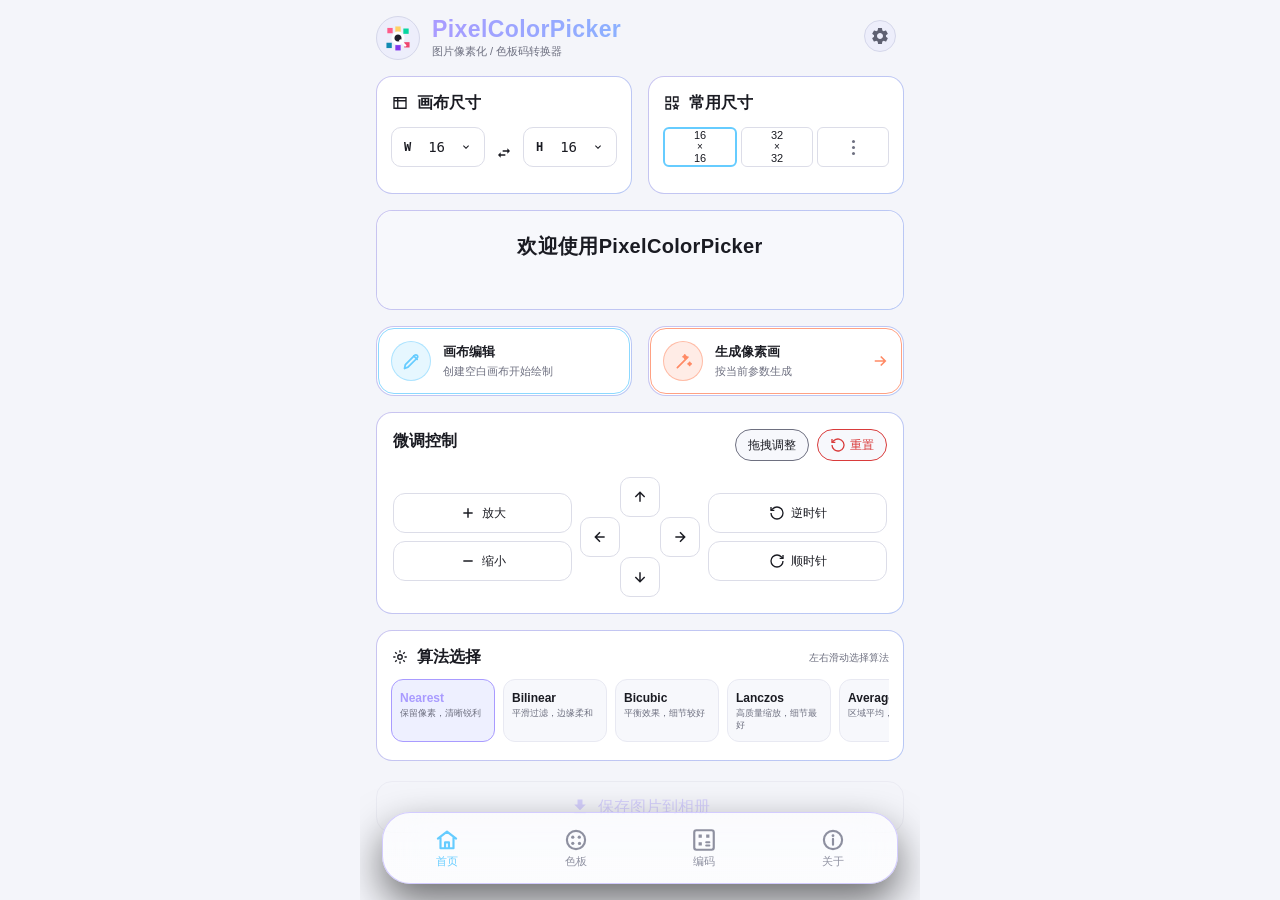
<file: web/index.html>
<!DOCTYPE html>
<html lang="zh-CN" data-theme="dark">
<head>
<meta charset="UTF-8">
<meta name="viewport" content="width=device-width, initial-scale=1, viewport-fit=cover, maximum-scale=1">
<meta name="theme-color" content="#08090F">
<title>PixelColorPicker</title>
<link rel="stylesheet" href="css/base.css?v=1794758840">
<link rel="stylesheet" href="css/home.css?v=1794758840">
<link rel="stylesheet" href="css/pages.css?v=1794758840">
</head>
<body>

<div class="pcp-app" id="app">

  <!-- ==================== 首页 ==================== -->
  <div class="pcp-page is-active" id="page-home">
    <div class="pcp-scroll" id="homeScroll">

      <!-- 1. TopHeader：Logo(44圆底) + 渐变标题 + 设置按钮 -->
      <div class="pcp-top-header">
        <div class="pcp-top-logo-wrap">
          <canvas class="pcp-top-logo" id="topLogo" width="64" height="64"></canvas>
        </div>
        <div class="pcp-top-titles">
          <h1 class="pcp-top-title" id="topTitle">PixelColorPicker</h1>
          <p class="pcp-top-sub" data-s="home_subtitle"></p>
        </div>
        <button class="pcp-settings-btn" id="settingsBtn" aria-label="settings">
          <svg viewBox="0 0 24 24" fill="none" stroke="currentColor" stroke-width="1.8">
            <path fill="currentColor" stroke="none" d="M19.14,12.94c0.04,-0.3 0.06,-0.61 0.06,-0.94c0,-0.32 -0.02,-0.64 -0.07,-0.94l2.03,-1.58c0.18,-0.14 0.23,-0.41 0.12,-0.61l-1.92,-3.32c-0.12,-0.22 -0.37,-0.29 -0.59,-0.22l-2.39,0.96c-0.5,-0.38 -1.03,-0.7 -1.62,-0.94L14.4,2.81c-0.04,-0.24 -0.24,-0.41 -0.48,-0.41h-3.84c-0.24,0 -0.43,0.17 -0.47,0.41L9.25,5.35C8.66,5.59 8.12,5.92 7.63,6.29L5.24,5.33c-0.22,-0.08 -0.47,0 -0.59,0.22L2.74,8.87C2.62,9.08 2.66,9.34 2.86,9.48l2.03,1.58C4.84,11.36 4.8,11.69 4.8,12s0.02,0.64 0.07,0.94l-2.03,1.58c-0.18,0.14 -0.23,0.41 -0.12,0.61l1.92,3.32c0.12,0.22 0.37,0.29 0.59,0.22l2.39,-0.96c0.5,0.38 1.03,0.7 1.62,0.94l0.36,2.54c0.05,0.24 0.24,0.41 0.48,0.41h3.84c0.24,0 0.44,-0.17 0.47,-0.41l0.36,-2.54c0.59,-0.24 1.13,-0.56 1.62,-0.94l2.39,0.96c0.22,0.08 0.47,0 0.59,-0.22l1.92,-3.32c0.12,-0.22 0.07,-0.47 -0.12,-0.61L19.14,12.94zM12,15.6c-1.98,0 -3.6,-1.62 -3.6,-3.6s1.62,-3.6 3.6,-3.6s3.6,1.62 3.6,3.6S13.98,15.6 12,15.6z"/>
          </svg>
        </button>
      </div>

      <div class="pcp-section-gap"></div>

      <!-- 2. 画布尺寸 + 常用尺寸（并排，间距 16dp） -->
      <div class="pcp-row">
        <!-- CanvasSizeCard -->
        <div class="pcp-glow-card">
          <div class="pcp-glow-inner pcp-card-pad">
            <div class="pcp-card-title-row">
              <svg viewBox="0 0 24 24" fill="none" stroke="currentColor" stroke-width="1.8">
                <path d="M4,5h16v14H4zM4,9h16M9,5v14"/>
              </svg>
              <span class="pcp-card-title" data-s="canvas_size"></span>
            </div>
            <div class="pcp-size-body">
              <div class="pcp-size-input" id="sizeW">
                <span class="lb">W</span>
                <span class="val" id="sizeWVal">16</span>
                <svg viewBox="0 0 24 24" fill="none" stroke="none"><path fill="currentColor" d="M7.41,8.59L12,13.17l4.59,-4.58L18,10l-6,6 -6,-6z"/></svg>
              </div>
              <button class="pcp-swap-btn" id="swapBtn" aria-label="swap">
                <svg viewBox="0 0 24 24" fill="none" stroke="currentColor" stroke-width="2">
                  <path fill="currentColor" stroke="none" d="M6.99,11L3,15l3.99,4v-3H14v-2H6.99v-3zM21,9l-3.99,-4v3H10v2h7.01v3L21,9z"/>
                </svg>
              </button>
              <div class="pcp-size-input" id="sizeH">
                <span class="lb">H</span>
                <span class="val" id="sizeHVal">16</span>
                <svg viewBox="0 0 24 24" fill="none" stroke="none"><path fill="currentColor" d="M7.41,8.59L12,13.17l4.59,-4.58L18,10l-6,6 -6,-6z"/></svg>
              </div>
            </div>
          </div>
        </div>

        <!-- CommonSizesCard -->
        <div class="pcp-glow-card">
          <div class="pcp-glow-inner pcp-card-pad">
            <div class="pcp-card-title-row">
              <svg viewBox="0 0 24 24" fill="none" stroke="currentColor" stroke-width="1.8">
                <path d="M4,4h6v6H4zM14,4h6v6h-6zM4,14h6v6H4zM17,13.5l1,2 2.2,0.3 -1.6,1.5 0.4,2.2 -2,-1.1 -2,1.1 0.4,-2.2 -1.6,-1.5 2.2,-0.3z"/>
              </svg>
              <span class="pcp-card-title" data-s="common_sizes"></span>
            </div>
            <div class="pcp-preset-list" id="presetList"></div>
          </div>
        </div>
      </div>

      <div class="pcp-section-gap"></div>

      <!-- 3. 展示框 -->
      <div class="pcp-glow-card" id="displayWrap">
        <div class="pcp-glow-inner">
          <div class="pcp-display-box" id="displayBox">
            <div class="pcp-welcome" id="welcomeBox">
              <div class="pcp-welcome-line" id="welcomeLine"></div>
              <div class="pcp-welcome-tap" id="tapHint" data-s="display_tap"></div>
            </div>
            <canvas id="previewCanvas" hidden></canvas>
          </div>
        </div>
      </div>

      <!-- 3b. 操作行（有图片时显示） -->
      <div id="actionsArea" hidden>
        <div style="height:12px"></div>
        <div class="pcp-actions-row" id="actionsRow">
          <button class="pcp-action-btn" id="changeImgBtn">
            <svg viewBox="0 0 24 24" fill="none" stroke="currentColor" stroke-width="1.8">
              <path d="M4 8h13M14 5l3 3-3 3M20 16H7M10 13l-3 3 3 3"/>
            </svg>
            <span data-s="change_image"></span>
          </button>
          <button class="pcp-action-btn" id="recropBtn">
            <svg viewBox="0 0 24 24" fill="none" stroke="currentColor" stroke-width="1.8">
              <path d="M6 2v14a2 2 0 002 2h14M2 6h14a2 2 0 012 2v14"/>
            </svg>
            <span data-s="recrop"></span>
          </button>
          <button class="pcp-action-btn" id="gridBtn">
            <svg viewBox="0 0 24 24" fill="none" stroke="currentColor" stroke-width="1.8">
              <rect x="3" y="3" width="18" height="18" rx="2"/>
              <path d="M9 3v18M15 3v18M3 9h18M3 15h18"/>
            </svg>
            <span data-s="grid_display"></span>
          </button>
          <button class="pcp-action-btn pcp-accent-warm" id="collapseBtn">
            <svg viewBox="0 0 24 24" fill="none" stroke="currentColor" stroke-width="2"><path d="M18 15l-6-6-6 6"/></svg>
            <span data-s="tap_to_collapse"></span>
          </button>
        </div>
      </div>

      <div class="pcp-collapsed-row" id="collapsedRow" hidden>
        <button class="pcp-expand-btn" id="expandBtn">
          <svg viewBox="0 0 24 24" fill="none" stroke="currentColor" stroke-width="2"><path d="M6 9l6 6 6-6"/></svg>
        </button>
      </div>

      <div class="pcp-section-gap"></div>

      <!-- 4. 画布编辑 + 生成像素画（并排，18dp 圆角，带强调描边） -->
      <div class="pcp-row">
        <div class="pcp-accent-card blue">
          <div class="inner">
            <button class="pcp-duo-card pcp-duo-blue" id="newCanvasBtn">
              <span class="ico">
                <svg viewBox="0 0 24 24" fill="none" stroke="currentColor" stroke-width="2" stroke-linecap="round" stroke-linejoin="round">
                  <path d="M14.5,5.5l4,4M4,20l1,-4.5L15.5,5a2.12,2.12 0 0 1 3,3L8,18.5 4,20z"/>
                </svg>
              </span>
              <span class="txt">
                <span class="t" data-s="new_blank_canvas"></span>
                <span class="s" data-s="new_blank_hint"></span>
              </span>
            </button>
          </div>
        </div>

        <div class="pcp-accent-card orange">
          <div class="inner">
            <button class="pcp-duo-card pcp-duo-generate pcp-duo-orange" id="generateBtn">
              <span class="ico">
                <svg viewBox="0 0 24 24" fill="none" stroke="currentColor" stroke-width="2" stroke-linecap="round" stroke-linejoin="round">
                  <path d="M5,19L15,9M15,9l2,-2M13.5,4.5l0.6,1.4 1.4,0.6 -1.4,0.6 -0.6,1.4 -0.6,-1.4 -1.4,-0.6 1.4,-0.6zM19,13l0.5,1.2 1.2,0.5 -1.2,0.5 -0.5,1.2 -0.5,-1.2 -1.2,-0.5 1.2,-0.5z"/>
                </svg>
              </span>
              <span class="txt">
                <span class="t" data-s="generate"></span>
                <span class="s" data-s="generate_hint"></span>
              </span>
              <svg class="arrow" viewBox="0 0 24 24" fill="none" stroke="currentColor" stroke-width="2.2">
                <path d="M5 12h14M13 6l6 6-6 6"/>
              </svg>
            </button>
          </div>
        </div>
      </div>

      <div class="pcp-section-gap"></div>

      <!-- 5. 微调控制：标题行(拖拽调整/重置) + 左2 + 中十字 + 右2 -->
      <div class="pcp-glow-card">
        <div class="pcp-glow-inner" style="padding:16px">
          <div class="pcp-ft-head">
            <span class="title" data-s="fine_tune"></span>
            <button class="pcp-pill" id="dragPill" data-s="drag_adjust"></button>
            <button class="pcp-pill danger" id="resetPill">
              <svg viewBox="0 0 24 24" fill="none" stroke="currentColor" stroke-width="2">
                <path d="M3 12a9 9 0 1 0 3-6.7L3 8"/><path d="M3 3v5h5"/>
              </svg>
              <span data-s="reset"></span>
            </button>
          </div>

          <div class="pcp-ft-body">
            <!-- 左列：放大 / 缩小 -->
            <div class="pcp-ft-col">
              <button class="pcp-micro-btn" data-ft="zoomin">
                <svg viewBox="0 0 24 24" fill="none" stroke="currentColor" stroke-width="2.2">
                  <path d="M12 5v14M5 12h14"/>
                </svg>
                <span data-s="zoom_in"></span>
              </button>
              <button class="pcp-micro-btn" data-ft="zoomout">
                <svg viewBox="0 0 24 24" fill="none" stroke="currentColor" stroke-width="2.2">
                  <path d="M5 12h14"/>
                </svg>
                <span data-s="zoom_out"></span>
              </button>
            </div>

            <!-- 中间：十字方向键 -->
            <div class="pcp-cross">
              <button class="pcp-sq-btn" data-ft="panup">
                <svg viewBox="0 0 24 24" fill="none" stroke="currentColor" stroke-width="2.2"><path d="M12 19V5M5 12l7-7 7 7"/></svg>
              </button>
              <div class="row">
                <button class="pcp-sq-btn" data-ft="panleft">
                  <svg viewBox="0 0 24 24" fill="none" stroke="currentColor" stroke-width="2.2"><path d="M19 12H5M12 5l-7 7 7 7"/></svg>
                </button>
                <button class="pcp-sq-btn" data-ft="panright">
                  <svg viewBox="0 0 24 24" fill="none" stroke="currentColor" stroke-width="2.2"><path d="M5 12h14M12 5l7 7-7 7"/></svg>
                </button>
              </div>
              <button class="pcp-sq-btn" data-ft="pandown">
                <svg viewBox="0 0 24 24" fill="none" stroke="currentColor" stroke-width="2.2"><path d="M12 5v14M19 12l-7 7-7-7"/></svg>
              </button>
            </div>

            <!-- 右列：逆时针 / 顺时针 -->
            <div class="pcp-ft-col">
              <button class="pcp-micro-btn" data-ft="ccw">
                <svg viewBox="0 0 24 24" fill="none" stroke="currentColor" stroke-width="2">
                  <path d="M3 12a9 9 0 109-9 9 9 0 00-6.4 2.6L3 8"/><path d="M3 3v5h5"/>
                </svg>
                <span data-s="rotate_ccw"></span>
              </button>
              <button class="pcp-micro-btn" data-ft="cw">
                <svg viewBox="0 0 24 24" fill="none" stroke="currentColor" stroke-width="2">
                  <path d="M21 12a9 9 0 11-9-9 9 9 0 016.4 2.6L21 8"/><path d="M21 3v5h-5"/>
                </svg>
                <span data-s="rotate_cw"></span>
              </button>
            </div>
          </div>
        </div>
      </div>

      <div class="pcp-section-gap"></div>

      <!-- 6. 算法选择 -->
      <div class="pcp-glow-card">
        <div class="pcp-glow-inner pcp-card-pad">
          <div class="pcp-card-title-row" style="margin-bottom:8px">
            <svg viewBox="0 0 24 24" fill="none" stroke="currentColor" stroke-width="1.8">
              <path d="M12 3v3M12 18v3M3 12h3M18 12h3M5.6 5.6l2.1 2.1M16.3 16.3l2.1 2.1M5.6 18.4l2.1-2.1M16.3 7.7l2.1-2.1"/>
              <circle cx="12" cy="12" r="3"/>
            </svg>
            <span class="pcp-card-title" data-s="algorithm"></span>
            <span class="pcp-hint" data-s="algo_hint" style="margin-left:auto;font-size:10px"></span>
          </div>
          <div class="pcp-algo-scroll" id="algoScroll"></div>
          <div class="pcp-custom-panel" id="customPanel" hidden>
            <div class="pcp-hint" data-s="custom_kernel_label"></div>
            <div class="pcp-kernel-list" id="kernelList"></div>
            <div class="pcp-hint" data-s="custom_samples_label"></div>
            <div class="pcp-slider-row">
              <span data-s="custom_samples_sharp"></span>
              <input type="range" id="samplesRange" min="1" max="8" step="1" value="4">
              <output id="samplesOut">4×</output>
              <span data-s="custom_samples_soft"></span>
            </div>
            <div class="pcp-custom-preview">
              <canvas id="customPreview" width="144" height="144"></canvas>
              <span class="pcp-hint" data-s="custom_samples_hint"></span>
            </div>
          </div>
        </div>
      </div>

      <div style="height:20px"></div>

      <!-- 7. 保存图片到相册 -->
      <button class="pcp-save-btn" id="saveAlbumBtn" disabled>
        <svg viewBox="0 0 24 24" width="20" height="20" fill="none" stroke="none"><path fill="currentColor" d="M19,9h-4V3H9v6H5l7,7 7,-7zM5,18v2h14v-2H5z"/></svg>
        <span id="saveAlbumLabel"></span>
      </button>
    </div>
  </div>

  <!-- ==================== 色板 ==================== -->
  <div class="pcp-page" id="page-palette">
    <div class="pcp-scroll">
      <div class="pcp-page-head">
        <h2 class="pcp-page-title" id="paletteTitle" data-s="palette_title"></h2>
        <button class="pcp-pal-search" id="palSearchBtn" hidden aria-label="search">
          <svg viewBox="0 0 24 24" fill="none" stroke="none"><path fill="currentColor" d="M15.5,14h-0.79l-0.28,-0.27C15.41,12.59 16,11.11 16,9.5 16,5.91 13.09,3 9.5,3S3,5.91 3,9.5 5.91,16 9.5,16c1.61,0 3.09,-0.59 4.23,-1.57l0.27,0.28v0.79l5,4.99L20.49,19l-4.99,-5zm-6,0C7.01,14 5,11.99 5,9.5S7.01,5 9.5,5 14,7.01 14,9.5 11.99,14 9.5,14z"/></svg>
        </button>
        <button class="pcp-pal-search pcp-refresh" id="palRefreshBtn" hidden aria-label="refresh">
          <svg viewBox="0 0 24 24" fill="none" stroke="currentColor" stroke-width="2" stroke-linecap="round" stroke-linejoin="round"><path d="M17.65,6.35C16.2,4.9 14.21,4 12,4c-4.42,0 -7.99,3.58 -7.99,8s3.57,8 7.99,8c3.73,0 6.84,-2.55 7.73,-6h-2.08c-0.82,2.33 -3.04,4 -5.65,4 -3.31,0 -6,-2.69 -6,-6s2.69,-6 6,-6c1.66,0 3.14,0.69 4.22,1.78L13,11h7V4l-2.35,2.35z"/></svg>
        </button>
      </div>
      <p class="pcp-page-hint" data-s="palette_hint"></p>
      <div class="pcp-empty" id="paletteEmpty">
        <svg viewBox="0 0 24 24" fill="none" stroke="currentColor" stroke-width="1.5">
          <rect x="3" y="3" width="7" height="7" rx="1"/><rect x="14" y="3" width="7" height="7" rx="1"/>
          <rect x="3" y="14" width="7" height="7" rx="1"/><rect x="14" y="14" width="7" height="7" rx="1"/>
        </svg>
        <div class="t" data-s="empty_title"></div>
        <div class="h" data-s="empty_hint"></div>
      </div>
      <div id="paletteBody" hidden>
        <!-- 横向快速滑块（同 PaletteGrid 的 QuickBar） -->
        <div class="pcp-pal-hbar" id="palHBar"><div class="pcp-qb-track"></div><div class="pcp-qb-thumb" id="palHThumb"></div></div>
        <!-- X 标尺（左侧留 28px 给 Y 标尺） -->
        <div class="pcp-pal-rx-row">
          <div class="pcp-pal-rx-pad"></div>
          <div class="pcp-pal-rx" id="rulerX"></div>
          <div class="pcp-pal-rx-pad"></div>
        </div>
        <!-- 主体：Y 标尺 + 网格视口 + 纵向滑块 -->
        <div class="pcp-pal-main">
          <div class="pcp-pal-ry" id="rulerY"></div>
          <div class="pcp-pal-viewwrap">
            <canvas id="paletteCanvas"></canvas>
            <div class="pcp-pal-view" id="palView">
              <div class="pcp-pal-spacer" id="palSpacer"></div>
            </div>
          </div>
          <div class="pcp-pal-vbar" id="palVBar"><div class="pcp-qb-track"></div><div class="pcp-qb-thumb" id="palVThumb"></div></div>
        </div>
        <div class="pcp-palette-tip" id="paletteTip">&nbsp;</div>
      </div>
    </div>
  </div>

  <!-- ==================== 编码 ==================== -->
  <div class="pcp-page" id="page-code">
    <div class="pcp-scroll" id="codeScroll">
      <div class="pcp-page-head">
        <h2 class="pcp-page-title" data-s="code_title"></h2>
        <button class="pcp-pal-search pcp-refresh" id="codeRefreshBtn" hidden aria-label="refresh">
          <svg viewBox="0 0 24 24" fill="none" stroke="currentColor" stroke-width="2" stroke-linecap="round" stroke-linejoin="round"><path d="M17.65,6.35C16.2,4.9 14.21,4 12,4c-4.42,0 -7.99,3.58 -7.99,8s3.57,8 7.99,8c3.73,0 6.84,-2.55 7.73,-6h-2.08c-0.82,2.33 -3.04,4 -5.65,4 -3.31,0 -6,-2.69 -6,-6s2.69,-6 6,-6c1.66,0 3.14,0.69 4.22,1.78L13,11h7V4l-2.35,2.35z"/></svg>
        </button>
      </div>
      <p class="pcp-page-hint" data-s="code_hint"></p>
      <div class="pcp-empty" id="codeEmpty">
        <svg viewBox="0 0 24 24" fill="none" stroke="currentColor" stroke-width="1.5">
          <path d="M16 18l6-6-6-6M8 6l-6 6 6 6"/>
        </svg>
        <div class="t" data-s="empty_title"></div>
        <div class="h" data-s="empty_hint"></div>
      </div>
      <div class="pcp-code-list" id="codeList" hidden></div>
      <div class="pcp-quickbar" id="codeQb" hidden>
        <div class="pcp-qb-track"></div>
        <div class="pcp-qb-thumb" id="codeQbThumb"></div>
      </div>
    </div>
  </div>

  <!-- ==================== 关于 ==================== -->
  <div class="pcp-page" id="page-about">
    <div class="pcp-scroll" id="aboutScroll"></div>
  </div>

  <!-- ==================== 底部悬浮导航 ==================== -->
  <nav class="pcp-bottom-nav" id="bottomNav">
    <button class="pcp-nav-item is-active" data-tab="home">
      <span class="pcp-nav-icon">
        <svg viewBox="0 0 24 24" fill="none" stroke="currentColor" stroke-width="2" stroke-linecap="round" stroke-linejoin="round">
          <path d="M3.6,10.8 L12,4.2 L20.4,10.8 M6,9.6 L6,19.6 L18,19.6 L18,9.6 M10.2,19.6 L10.2,14.2 L13.8,14.2 L13.8,19.6"/>
        </svg>
      </span>
      <span class="pcp-nav-label" data-s="tab_home"></span>
    </button>
    <button class="pcp-nav-item" data-tab="palette">
      <span class="pcp-nav-icon">
        <svg viewBox="0 0 24 24" fill="none" stroke="currentColor" stroke-width="2" stroke-linecap="round" stroke-linejoin="round">
          <path d="M20.4,12 A8.4,8.4 0 1 1 3.6,12 A8.4,8.4 0 1 1 20.4,12 Z"/>
          <circle cx="9" cy="9.4" r="1.5" fill="currentColor" stroke="none"/>
          <circle cx="15" cy="9.4" r="1.5" fill="currentColor" stroke="none"/>
          <circle cx="9" cy="15" r="1.5" fill="currentColor" stroke="none"/>
          <circle cx="15.2" cy="15.2" r="1.5" fill="currentColor" stroke="none"/>
        </svg>
      </span>
      <span class="pcp-nav-label" data-s="tab_palette"></span>
    </button>
    <button class="pcp-nav-item" data-tab="code">
      <span class="pcp-nav-icon">
        <svg viewBox="0 0 24 24" fill="none">
          <path d="M5,3 H19 Q21,3 21,5 V19 Q21,21 19,21 H5 Q3,21 3,19 V5 Q3,3 5,3 Z" fill="none" stroke="currentColor" stroke-width="2"/>
          <path d="M7,7 h3 v3 h-3 z M14,7 h3 v3 h-3 z M7,14 h3 v3 h-3 z" fill="currentColor" stroke="none"/>
          <path d="M14,14 L17,14 M14,17 L17,17" stroke="currentColor" stroke-width="1.8" stroke-linecap="round"/>
        </svg>
      </span>
      <span class="pcp-nav-label" data-s="tab_code"></span>
    </button>
    <button class="pcp-nav-item" data-tab="about">
      <span class="pcp-nav-icon">
        <svg viewBox="0 0 24 24" fill="none" stroke="currentColor" stroke-width="2" stroke-linecap="round" stroke-linejoin="round">
          <path d="M20.4,12 A8.4,8.4 0 1 1 3.6,12 A8.4,8.4 0 1 1 20.4,12 Z"/><path d="M12,11 L12,16.4"/><circle cx="12" cy="8" r="1.3" fill="currentColor" stroke="none"/>
        </svg>
      </span>
      <span class="pcp-nav-label" data-s="tab_about"></span>
    </button>
  </nav>

</div>

<!-- 弹窗层 -->
<div class="pcp-dialog-mask" id="dialogMask" hidden>
  <div class="pcp-dialog" id="dialogBox"></div>
</div>

<div class="pcp-toast" id="toast"></div>

<input type="file" id="fileInput" accept="image/*" hidden>

<script src="js/i18n_data.js?v=1794758840"></script>
<script src="js/codec.js?v=1794758840"></script>
<script src="js/pixelator.js?v=1794758840"></script>
<script src="js/app.js?v=1794758840"></script>
</body>
</html>
</file>
<file: web/css/base.css>
/* ===================================================================
   PixelColorPicker Web · 基础样式
   色值来自 PcpStyle.kt / Color.kt（自动提取，见 tools/gen_colors.py）
   =================================================================== */

/* --- 自动生成部分：来自 Kotlin 源码，勿手改 --- */
:root {
  --pcp-AccentBlue: #5E89EC;
  --pcp-AccentGreen: #7AB876;
  --pcp-AccentPurple: #66CCFF;
  --pcp-AccentSwap: #8B5CF6;
  --pcp-AlgorithmSelectedBg: #181523;
  --pcp-BgCardPrimary: #0E1016;
  --pcp-BgCardSecondary: #0B0C12;
  --pcp-BgPage: #08090F;
  --pcp-BorderInput: #282B38;
  --pcp-BorderSubtle: #1A1C24;
  --pcp-ButtonGradEnd: #5C6EFF;
  --pcp-ButtonGradStart: #8B5CF6;
  --pcp-CircleIconBg: #1A1A22;
  --pcp-CircleIconStroke: #2E2E3A;
  --pcp-GlowEnd: #474E68;
  --pcp-GlowStart: #525777;
  --pcp-InputBackground: #0A0C12;
  --pcp-InputBorder: #2A2E40;
  --pcp-NavNormal: #8A8C99;
  --pcp-NavSelected: #66CCFF;
  --pcp-Primary: #8B5CF6;
  --pcp-PrimaryDark: #6D28D9;
  --pcp-TextIcon: #9CA3AF;
  --pcp-TextPrimary: #FFFFFF;
  --pcp-TextSecondary: #9FA0A5;
  --pcp-TianyiBlueDark: #3399FF;
  /* Color.kt */
  --pcp-CheckerAvg: #CCCCCC;
  --pcp-CheckerDark: #BFBFBF;
  --pcp-CheckerLight: #D9D9D9;
  --pcp-GridLine: rgba(0,0,0,0.2);
  --pcp-SelectionRing: #00E5FF;
  --pcp-DarkSecondary: #4DD9D9;
  --pcp-DarkError: #FFB4AB;
}

[data-theme='light'] {
  --pcp-AccentBlue: #5E89EC;
  --pcp-AccentGreen: #7AB876;
  --pcp-AccentPurple: #66CCFF;
  --pcp-AccentSwap: #A99BFF;
  --pcp-AlgorithmSelectedBg: #EEF0FF;
  --pcp-BgCardPrimary: #FFFFFF;
  --pcp-BgCardSecondary: #F7F8FC;
  --pcp-BgPage: #F4F5FA;
  --pcp-BorderInput: #DCDDE8;
  --pcp-BorderSubtle: #E8E9F2;
  --pcp-ButtonGradEnd: #4F7BFF;
  --pcp-ButtonGradStart: #7C5CF6;
  --pcp-CircleIconBg: #EDEEFB;
  --pcp-CircleIconStroke: #D5D7EA;
  --pcp-GlowEnd: #B8C8F5;
  --pcp-GlowStart: #C9C4F0;
  --pcp-InputBackground: #FFFFFF;
  --pcp-InputBorder: #DCDDE8;
  --pcp-NavNormal: #8E90A0;
  --pcp-NavSelected: #66CCFF;
  --pcp-Primary: #A99BFF;
  --pcp-PrimaryDark: #8F7DFF;
  --pcp-TextIcon: #5F6172;
  --pcp-TextPrimary: #1A1B22;
  --pcp-TextSecondary: #6E7080;
  --pcp-TianyiBlueDark: #66CCFF;
  --pcp-DarkError: #D93B3B;
}

/* --- PcpDecelerate 缓动曲线：1 - (1-t)² --- */
:root {
  --pcp-decelerate: cubic-bezier(0.25, 0.46, 0.45, 0.94);
}

* {
  box-sizing: border-box;
  -webkit-tap-highlight-color: transparent;
}

html, body {
  margin: 0;
  padding: 0;
  height: 100%;
}

body {
  background: var(--pcp-BgPage);
  color: var(--pcp-TextPrimary);
  font-family: -apple-system, BlinkMacSystemFont, "Segoe UI", "PingFang SC",
    "Hiragino Sans GB", "Microsoft YaHei", "Noto Sans CJK SC", sans-serif;
  font-size: 14px;
  line-height: 1.5;
  -webkit-font-smoothing: antialiased;
  overscroll-behavior-y: none;
  transition: background 0.2s;
}

/* ===================================================================
   发光细边框（复刻 PcpStyle.kt 的 glowCardBorder）
   原理：底层 45° 渐变，内层卡片向内收缩 1dp，露出 1dp 渐变即"光边"
   =================================================================== */
.pcp-glow-card {
  position: relative;
  border-radius: 16px;
  background: linear-gradient(135deg, var(--pcp-GlowStart), var(--pcp-GlowEnd));
  padding: 1px;
}

.pcp-glow-card > .pcp-glow-inner {
  border-radius: 15px;
  background: var(--pcp-BgCardPrimary);
  height: 100%;
  overflow: hidden;
}

/* 输入框描边（复刻 inputBoxBorder） */
.pcp-input-box {
  border-radius: 6px;
  background: var(--pcp-InputBackground);
  border: 1px solid var(--pcp-InputBorder);
}

/* 圆形图标底（复刻 circleIconBg） */
.pcp-circle-icon {
  border-radius: 50%;
  background: var(--pcp-CircleIconBg);
  border: 1px solid var(--pcp-CircleIconStroke);
  display: grid;
  place-items: center;
  flex-shrink: 0;
}

/* ===================================================================
   布局
   =================================================================== */
.pcp-app {
  display: flex;
  flex-direction: column;
  height: 100vh;
  height: 100dvh;
  max-width: 560px;
  margin: 0 auto;
  position: relative;
  overflow: hidden;
}

.pcp-scroll {
  flex: 1;
  overflow-y: auto;
  overflow-x: hidden;
  padding: 16px;
  /* 底部留出悬浮导航的高度（导航 ~72px + 底部 12px + 余量） */
  padding-bottom: 108px;
  -webkit-overflow-scrolling: touch;
}

/* ===================================================================
   底部悬浮导航（复刻 BottomNav.kt）
   圆角 28dp、垂直渐变、发光边框、选中放大 1.12
   =================================================================== */
.pcp-bottom-nav {
  position: absolute;
  left: 22px;
  right: 22px;
  bottom: calc(16px + env(safe-area-inset-bottom, 0px));
  display: flex;
  align-items: center;
  justify-content: space-evenly;
  padding: 8px 0;
  border-radius: 28px;
  /* [对齐 App] 半透明毛玻璃：底色透明度调低，让下层内容透出来 */
  background: linear-gradient(180deg,
    color-mix(in srgb, var(--pcp-BgCardPrimary) 58%, transparent),
    color-mix(in srgb, var(--pcp-BgCardPrimary) 72%, transparent));
  backdrop-filter: blur(24px) saturate(140%);
  -webkit-backdrop-filter: blur(24px) saturate(140%);
  box-shadow: 0 18px 40px rgba(0, 0, 0, 0.55);
  border: 1px solid color-mix(in srgb, var(--pcp-Primary) 50%, transparent);
  z-index: 100;
}

.pcp-nav-item {
  flex: 1;
  display: flex;
  flex-direction: column;
  align-items: center;
  gap: 1px;
  padding: 6px 0;
  border-radius: 18px;
  border: 0;
  background: transparent;
  cursor: pointer;
  color: var(--pcp-NavNormal);
  font-family: inherit;
  transition: color 0.22s var(--pcp-decelerate);
}

.pcp-nav-item .pcp-nav-icon {
  /* [对齐 App] 四个图标统一容器尺寸，避免编码图标显大/显小 */
  width: 26px;
  height: 26px;
  display: grid;
  place-items: center;
  transition: transform 0.22s var(--pcp-decelerate);
}
/* 内部 svg 统一按容器缩放，不随各自 viewBox 变化 */
.pcp-nav-item .pcp-nav-icon > svg {
  width: 100%;
  height: 100%;
  display: block;
}

.pcp-nav-item .pcp-nav-label {
  font-size: 11px;
  font-weight: 500;
  letter-spacing: 0.2px;
}

.pcp-nav-item.is-active {
  color: var(--pcp-NavSelected);
}

/* [对齐 App] 选中时不再放大（避免「编码大一点」的错觉），只改颜色 */
.pcp-nav-item.is-active .pcp-nav-icon {
  transform: none;
}

.pcp-nav-item svg {
  width: 24px;
  height: 24px;
  display: block;
}

/* ===================================================================
   通用卡片 / 文字
   =================================================================== */
.pcp-card-pad { padding: 14px; }

.pcp-section-gap { height: 16px; }

.pcp-row { display: flex; gap: 16px; }
.pcp-row > * { flex: 1; min-width: 0; }

.pcp-label {
  font-size: 11.5px;
  color: var(--pcp-TextSecondary);
  letter-spacing: 0.2px;
}

.pcp-value {
  font-size: 20px;
  font-weight: 700;
  color: var(--pcp-TextPrimary);
  font-variant-numeric: tabular-nums;
}

.pcp-hint {
  font-size: 11px;
  color: var(--pcp-TextSecondary);
}

/* 按钮 */
.pcp-btn {
  display: inline-flex;
  align-items: center;
  justify-content: center;
  gap: 6px;
  border: 0;
  border-radius: 14px;
  font-family: inherit;
  font-size: 14px;
  font-weight: 600;
  padding: 12px 18px;
  cursor: pointer;
  color: #fff;
  background: linear-gradient(135deg, var(--pcp-ButtonGradStart), var(--pcp-ButtonGradEnd));
  transition: filter 0.15s, transform 0.1s;
}

.pcp-btn:active { transform: scale(0.975); filter: brightness(1.08); }

.pcp-btn-outline {
  background: transparent;
  border: 1px solid var(--pcp-BorderInput);
  color: var(--pcp-TextPrimary);
}

.pcp-btn-block { width: 100%; }

/* Toast */
.pcp-toast {
  position: fixed;
  left: 50%;
  bottom: 100px;
  transform: translate(-50%, 12px);
  background: rgba(28, 28, 34, 0.96);
  color: #fff;
  font-size: 13px;
  padding: 10px 18px;
  border-radius: 999px;
  opacity: 0;
  pointer-events: none;
  transition: opacity 0.2s, transform 0.2s;
  z-index: 300;
  max-width: 80vw;
  text-align: center;
}

.pcp-toast.show {
  opacity: 1;
  transform: translate(-50%, 0);
}

/* 滚动条 */
.pcp-scroll::-webkit-scrollbar { width: 0; }
.pcp-scroll { scrollbar-width: none; }

@media (prefers-reduced-motion: reduce) {
  * { animation: none !important; transition: none !important; }
}
</file>
<file: web/css/home.css>
/* ===================================================================
   首页样式 · 严格对应 HomeScreen.kt
   TopHeader(437) CanvasSizeCard(509) CommonSizesCard(624)
   NewCanvasCard(862) GenerateCard(936) FineTuneCard(1127)
   =================================================================== */

/* ---------- 关键修复：[hidden] 必须生效（此前被 canvas{display:block} 覆盖） ---------- */
[hidden] { display: none !important; }

/* ---------- 1. TopHeader ---------- */
.pcp-top-header {
  display: flex;
  align-items: center;
}

/* Logo：44dp 圆形底 + 32dp 图标 */
.pcp-top-logo-wrap {
  width: 44px;
  height: 44px;
  border-radius: 50%;
  background: var(--pcp-CircleIconBg);
  border: 1px solid var(--pcp-CircleIconStroke);
  display: grid;
  place-items: center;
  flex-shrink: 0;
}

.pcp-top-logo {
  width: 32px;
  height: 32px;
  border-radius: 6px;
  display: block;
}

.pcp-top-titles {
  flex: 1;
  min-width: 0;
  margin-left: 12px;
}

/* 标题：整字渐变 淡紫 → 天依蓝，23sp ExtraBold */
.pcp-top-title {
  font-size: 23px;
  font-weight: 800;
  letter-spacing: 0.4px;
  margin: 0;
  line-height: 1.15;
  white-space: nowrap;
  overflow: hidden;
  background: linear-gradient(90deg, #A99BFF, #66CCFF);
  -webkit-background-clip: text;
  background-clip: text;
  -webkit-text-fill-color: transparent;
  color: transparent;
}

.pcp-top-sub {
  font-size: 11px;
  color: var(--pcp-TextSecondary);
  margin: 1px 0 0;
  white-space: nowrap;
  overflow: hidden;
  text-overflow: ellipsis;
}

/* 设置按钮：32dp 圆形底，上移 2dp，右侧 8dp */
.pcp-settings-btn {
  width: 32px;
  height: 32px;
  border-radius: 50%;
  background: var(--pcp-CircleIconBg);
  border: 1px solid var(--pcp-CircleIconStroke);
  color: var(--pcp-TextIcon);
  display: grid;
  place-items: center;
  cursor: pointer;
  padding: 0;
  flex-shrink: 0;
  margin-left: 4px;
  margin-right: 8px;
  transform: translateY(-2px);
}

.pcp-settings-btn svg { width: 20px; height: 20px; }

/* ---------- 2. CanvasSizeCard ---------- */
.pcp-card-title-row {
  display: flex;
  align-items: center;
  gap: 8px;
}

.pcp-card-title-row svg {
  width: 18px;
  height: 18px;
  color: var(--pcp-TextPrimary);
  flex-shrink: 0;
}

.pcp-card-title {
  font-size: 16px;
  font-weight: 700;
  color: var(--pcp-TextPrimary);
  white-space: nowrap;
  overflow: hidden;
  text-overflow: ellipsis;
}

/* W [32 ▾] ⇄ H [16 ▾] */
.pcp-size-body {
  display: flex;
  align-items: center;
  margin-top: 12px;
}

/* SizeInput：40dp 高、6dp 圆角、输入框描边 */
.pcp-size-input {
  flex: 1;
  min-width: 0;
  height: 40px;
  border-radius: 6px;
  background: var(--pcp-InputBackground);
  border: 1px solid var(--pcp-InputBorder);
  display: flex;
  align-items: center;
  /* [对齐 App] W/H + 数字 + ▾ 全部在框内，右内边距留出箭头空间 */
  padding: 0 2px 0 8px;
  gap: 0;
  box-sizing: border-box;
  overflow: hidden;
  cursor: pointer;
}

.pcp-size-input .lb {
  font-size: 12px;
  font-weight: 700;
  color: var(--pcp-TextPrimary);
  flex: 0 0 auto;
  margin-right: 2px;
}

.pcp-size-input .val {
  font-size: 14px;
  font-weight: 500;
  color: var(--pcp-TextPrimary);
  /* [对齐 App] 数字区收窄，给箭头留出位置 */
  min-width: 18px;
  text-align: center;
  font-variant-numeric: tabular-nums;
  flex: 1 1 auto;
  overflow: hidden;
}

.pcp-size-input svg {
  width: 12px;
  height: 12px;
  min-width: 12px;
  color: var(--pcp-TextPrimary);
  /* [对齐 App] 箭头紧跟数字，绝对不超出边框 */
  margin-left: 0;
  flex: 0 0 12px;
  display: block;
  position: static;
}

/* 交换按钮：16dp，左右 2dp */
.pcp-swap-btn {
  width: 100%;
  height: 18px;
  /* [对齐 App] 左右对称居中 */
  margin: 0 auto;
  border: 0;
  background: transparent;
  color: var(--pcp-TextPrimary);
  display: grid;
  place-items: center;
  cursor: pointer;
  padding: 0;
  flex: 0 0 38px;
  align-self: center;
}

.pcp-swap-btn svg { width: 16px; height: 16px; }

/* ---------- 2b. CommonSizesCard ---------- */
.pcp-preset-list {
  display: flex;
  gap: 4px;
  margin-top: 12px;
}

/* PresetChip：40dp 高、6dp 圆角、三行 11/10/11sp */
.pcp-preset-chip {
  flex: 1;
  min-width: 0;
  height: 40px;
  border-radius: 6px;
  background: var(--pcp-InputBackground);
  border: 1px solid var(--pcp-InputBorder);
  display: flex;
  flex-direction: column;
  align-items: center;
  justify-content: center;
  cursor: pointer;
  padding: 0;
  font-family: inherit;
  transition: border-color 0.15s;
}

.pcp-preset-chip.is-active {
  border: 2px solid var(--pcp-AccentPurple);
}

.pcp-preset-chip .t,
.pcp-preset-chip .b {
  font-size: 11px;
  line-height: 13px;
  color: var(--pcp-TextPrimary);
  font-variant-numeric: tabular-nums;
}

.pcp-preset-chip .x {
  font-size: 10px;
  line-height: 10px;
  color: var(--pcp-TextPrimary);
}

/* MoreChip：三个小灰点 */
.pcp-more-chip {
  display: flex;
  flex-direction: column;
  align-items: center;
  justify-content: center;
}

.pcp-more-chip i {
  width: 3px;
  height: 3px;
  border-radius: 50%;
  background: var(--pcp-TextSecondary);
  display: block;
  margin: 1.5px 0;
}

/* ---------- 3. 展示框 ---------- */
.pcp-display-box {
  position: relative;
  border-radius: 16px;
  overflow: hidden;
  display: grid;
  place-items: center;
  background: var(--pcp-BgCardSecondary);
  animation: displayExpand 0.42s var(--pcp-decelerate) both;
}

/* 仅开启「拖拽调整」时才禁用页面滚动，否则预览区无法上下滑动 */
.pcp-display-box.is-drag {
  touch-action: none;
}


@keyframes displayExpand {
  from { transform: scale(0.97); opacity: 0.6; }
  to   { transform: scale(1); opacity: 1; }
}

.pcp-display-box canvas {
  display: block;
  max-width: 100%;
  max-height: 100%;
  image-rendering: pixelated;
}

/* 欢迎动画：一行「欢迎使用PixelColorPicker」 */
.pcp-welcome {
  display: flex;
  flex-direction: column;
  align-items: center;
  justify-content: center;
  gap: 10px;
  padding: 20px;
  text-align: center;
}

.pcp-welcome-line {
  display: flex;
  align-items: center;
  justify-content: center;
  font-size: 20px;
  font-weight: 700;
  letter-spacing: 0.3px;
  white-space: nowrap;
  color: var(--pcp-TextPrimary);
}

.pcp-welcome-line .ch {
  display: inline-block;
  opacity: 0;
  transform: translateX(-30px);
  transition: opacity 0.4s var(--pcp-decelerate), transform 0.4s var(--pcp-decelerate);
}

.pcp-welcome-line .ch.show {
  opacity: 1;
  transform: translateX(0);
}

/* app 名逐字弹性弹出 */
.pcp-welcome-line .ch.pcp-ch-app {
  transition: opacity 0.03s linear, transform 0.28s cubic-bezier(0.34, 1.56, 0.64, 1);
  transform: translateX(-30px) scale(0.6);
}

.pcp-welcome-line .ch.pcp-ch-app.show {
  opacity: 1;
  transform: translateX(0) scale(1);
}

.pcp-welcome-tap {
  font-size: 12px;
  color: var(--pcp-AccentPurple);
  opacity: 0;
  transition: opacity 0.4s;
}

.pcp-welcome-tap.show {
  opacity: 1;
  animation: tapBreath 2.4s ease-in-out 0.4s infinite;
}

@keyframes tapBreath {
  0%, 100% { opacity: 0.55; }
  50%      { opacity: 1; }
}

/* ---------- 3b. 操作行 ---------- */
.pcp-actions-row {
  display: flex;
  gap: 8px;
  align-items: stretch;
}

.pcp-action-btn {
  flex: 1;
  min-width: 0;
  display: flex;
  flex-direction: column;
  align-items: center;
  gap: 5px;
  padding: 10px 4px;
  border-radius: 12px;
  background: var(--pcp-BgCardPrimary);
  border: 1px solid var(--pcp-BorderSubtle);
  color: var(--pcp-TextPrimary);
  font-family: inherit;
  font-size: 10.5px;
  cursor: pointer;
  transition: border-color 0.15s, transform 0.1s;
}

.pcp-action-btn:active { transform: scale(0.96); }

.pcp-action-btn svg { width: 20px; height: 20px; color: var(--pcp-AccentBlue); }

.pcp-action-btn.is-on {
  border-color: var(--pcp-AccentBlue);
  background: color-mix(in srgb, var(--pcp-AccentBlue) 12%, var(--pcp-BgCardPrimary));
}

.pcp-action-btn.pcp-accent-warm svg { color: #FF8A65; }

.pcp-collapsed-row {
  display: grid;
  place-items: center;
  padding: 2px 0;
}

.pcp-expand-btn {
  width: 36px;
  height: 36px;
  border: 0;
  background: transparent;
  color: var(--pcp-TextSecondary);
  cursor: pointer;
  display: grid;
  place-items: center;
  padding: 0;
}

.pcp-expand-btn svg { width: 22px; height: 22px; }

/* ---------- 4. 画布编辑 / 生成像素画（横向 Row，18dp 圆角） ---------- */
.pcp-duo-card {
  display: flex;
  align-items: center;
  gap: 12px;
  width: 100%;
  padding: 14px;
  border: 0;
  background: transparent;
  color: var(--pcp-TextPrimary);
  font-family: inherit;
  text-align: left;
  cursor: pointer;
  height: 100%;
}

.pcp-duo-card:active { filter: brightness(1.06); }

/* 40dp 圆形图标底 */
.pcp-duo-card .ico {
  width: 40px;
  height: 40px;
  border-radius: 50%;
  display: grid;
  place-items: center;
  flex-shrink: 0;
}

.pcp-duo-card .ico svg { width: 21px; height: 21px; }

/* 文字列 */
.pcp-duo-card .txt {
  flex: 1;
  min-width: 0;
  display: flex;
  flex-direction: column;
  gap: 4px;
}

.pcp-duo-card .t {
  /* [修复] 原 14px 在窄卡片里放不下「生成像素画」，被 ellipsis 截成「生成...」 */
  font-size: 12.5px;
  font-weight: 600;
  line-height: 1.2;
  white-space: nowrap;
  overflow: hidden;
  text-overflow: ellipsis;
}

.pcp-duo-card .s {
  font-size: 10.5px;
  line-height: 14px;
  color: var(--pcp-TextSecondary);
  overflow: hidden;
  display: -webkit-box;
  -webkit-line-clamp: 2;
  -webkit-box-orient: vertical;
}

/* 生成卡：标题加粗 + 右侧箭头 */
.pcp-duo-generate .t { font-weight: 700; }

.pcp-duo-card .arrow {
  width: 18px;
  height: 18px;
  flex-shrink: 0;
  margin-left: 6px;
}

/* 图标配色 */
.pcp-duo-blue .ico {
  background: color-mix(in srgb, var(--pcp-AccentPurple) 16%, transparent);
  border: 1px solid color-mix(in srgb, var(--pcp-AccentPurple) 45%, transparent);
}
.pcp-duo-blue .ico svg { color: var(--pcp-AccentPurple); }

.pcp-duo-orange .ico {
  background: color-mix(in srgb, #FF8A65 16%, transparent);
  border: 1px solid color-mix(in srgb, #FF8A65 50%, transparent);
}
.pcp-duo-orange .ico svg { color: #FF8A65; }
.pcp-duo-orange .arrow { color: #FF8A65; }

/* 带强调描边的卡片容器（glowCardBorder + accentStroke） */
.pcp-accent-card {
  border-radius: 18px;
  background: linear-gradient(135deg, var(--pcp-GlowStart), var(--pcp-GlowEnd));
  padding: 1px;
  height: 100%;
}

.pcp-accent-card > .inner {
  border-radius: 17px;
  background: var(--pcp-BgCardPrimary);
  height: 100%;
  position: relative;
  overflow: hidden;
}

.pcp-accent-card > .inner::after {
  content: '';
  position: absolute;
  inset: 1px;
  border-radius: 16px;
  pointer-events: none;
  border: 1.5px solid transparent;
}

.pcp-accent-card.blue > .inner::after {
  border-color: color-mix(in srgb, var(--pcp-AccentPurple) 75%, transparent);
}

.pcp-accent-card.orange > .inner::after {
  border-color: color-mix(in srgb, #FF8A65 80%, transparent);
}

/* ---------- 5. 微调控制（左2 + 中十字 + 右2） ---------- */
.pcp-ft-head {
  display: flex;
  align-items: center;
  gap: 8px;
}

.pcp-ft-head .title {
  flex: 1;
  font-size: 16px;
  font-weight: 700;
  color: var(--pcp-TextPrimary);
  transform: translateY(-4px);
  white-space: nowrap;
  overflow: hidden;
  text-overflow: ellipsis;
}

/* 胶囊按钮：32dp 高、圆角 16、#25283B 底、描边 */
.pcp-pill {
  height: 32px;
  border-radius: 16px;
  /* [对齐 App] PillButton 用的是 PcpColors.BgCardSecondary（双色变量），
     原先硬编码 #25283B 导致浅色主题下还是黑胶囊 */
  background: var(--pcp-BgCardSecondary);
  border: 1px solid var(--pcp-TextSecondary);
  color: var(--pcp-TextPrimary);
  font-family: inherit;
  font-size: 12px;
  display: inline-flex;
  align-items: center;
  gap: 4px;
  padding: 0 12px;
  cursor: pointer;
  flex-shrink: 0;
  transition: border-color 0.15s;
}

.pcp-pill svg { width: 16px; height: 16px; }

.pcp-pill.is-on { border-color: var(--pcp-AccentPurple); }

.pcp-pill.danger {
  border-color: var(--pcp-DarkError);
  color: var(--pcp-DarkError);
}

.pcp-pill.danger svg { color: var(--pcp-DarkError); }

/* 微调主体 */
.pcp-ft-body {
  display: flex;
  align-items: center;
  margin-top: 16px;
}

.pcp-ft-col {
  flex: 1;
  min-width: 0;
  display: flex;
  flex-direction: column;
  gap: 8px;
}

/* MicroButton：40dp 高、圆角 12、图标 + 6dp + 文字 */
.pcp-micro-btn {
  height: 40px;
  border-radius: 12px;
  background: var(--pcp-InputBackground);
  border: 1px solid var(--pcp-InputBorder);
  color: var(--pcp-TextPrimary);
  font-family: inherit;
  font-size: 12px;
  display: flex;
  align-items: center;
  justify-content: center;
  gap: 6px;
  cursor: pointer;
  padding: 0 6px;
  white-space: nowrap;
  overflow: hidden;
  transition: border-color 0.15s;
}

.pcp-micro-btn:active { border-color: var(--pcp-AccentPurple); }
.pcp-micro-btn svg { width: 16px; height: 16px; flex-shrink: 0; }

/* 十字方向键：40dp 方块，中间留 40dp 空格 */
.pcp-cross {
  display: flex;
  flex-direction: column;
  align-items: center;
  flex-shrink: 0;
  margin: 0 8px;
}

.pcp-cross .row {
  display: flex;
  gap: 40px;
}

.pcp-sq-btn {
  width: 40px;
  height: 40px;
  border-radius: 10px;
  background: var(--pcp-InputBackground);
  border: 1px solid var(--pcp-InputBorder);
  color: var(--pcp-TextPrimary);
  display: grid;
  place-items: center;
  cursor: pointer;
  padding: 0;
  transition: border-color 0.15s;
}

.pcp-sq-btn:active { border-color: var(--pcp-AccentPurple); }
.pcp-sq-btn svg { width: 16px; height: 16px; }

/* ---------- 6. 算法选择（横向滑动） ---------- */
.pcp-algo-scroll {
  display: flex;
  gap: 8px;
  overflow-x: auto;
  padding: 2px 0 4px;
  scrollbar-width: none;
  scroll-snap-type: x proximity;
}

.pcp-algo-scroll::-webkit-scrollbar { display: none; }

.pcp-algo-card {
  flex: 0 0 auto;
  width: 104px;
  padding: 9px 8px;
  border-radius: 12px;
  background: var(--pcp-BgCardSecondary);
  border: 1px solid var(--pcp-BorderSubtle);
  cursor: pointer;
  scroll-snap-align: start;
  transition: border-color 0.18s, background 0.18s, transform 0.1s;
  text-align: left;
  font-family: inherit;
  color: var(--pcp-TextPrimary);
}

.pcp-algo-card:active { transform: scale(0.97); }

.pcp-algo-card.is-active {
  border-color: var(--pcp-Primary);
  background: var(--pcp-AlgorithmSelectedBg);
}

.pcp-algo-card .n {
  display: block;
  font-size: 12px;
  font-weight: 700;
  color: var(--pcp-TextPrimary);
  white-space: nowrap;
  overflow: hidden;
  text-overflow: ellipsis;
}

.pcp-algo-card.is-active .n { color: var(--pcp-Primary); }

.pcp-algo-card .d {
  display: block;
  font-size: 9px;
  color: var(--pcp-TextSecondary);
  line-height: 1.35;
  margin-top: 2px;
  height: 24px;
  overflow: hidden;
}

/* ---------- 7. 保存到相册 ---------- */
.pcp-save-btn {
  width: 100%;
  height: 52px;
  border-radius: 16px;
  background: transparent;
  /* [对齐 App] OutlinedButton：边框 = outline，文字 = primary（主题紫），16sp Medium */
  border: 1px solid var(--pcp-BorderInput);
  color: var(--pcp-Primary);
  font-family: inherit;
  font-size: 16px;
  font-weight: 500;
  display: inline-flex;
  align-items: center;
  justify-content: center;
  gap: 8px;
  cursor: pointer;
  transition: border-color 0.15s, transform 0.1s;
}

.pcp-save-btn:active { transform: scale(0.98); border-color: var(--pcp-Primary); }

.pcp-save-btn:disabled { opacity: 0.4; cursor: not-allowed; }

/* ---------- 自定义算法面板 ---------- */
.pcp-custom-panel {
  margin-top: 10px;
  padding-top: 10px;
  border-top: 1px solid var(--pcp-BorderSubtle);
  display: flex;
  flex-direction: column;
  gap: 10px;
}

.pcp-kernel-list { display: flex; flex-direction: column; gap: 6px; }

.pcp-kernel-item {
  display: flex;
  align-items: center;
  gap: 8px;
  padding: 8px 10px;
  border-radius: 9px;
  background: var(--pcp-InputBackground);
  border: 1px solid var(--pcp-InputBorder);
  cursor: pointer;
  font-family: inherit;
  text-align: left;
  color: var(--pcp-TextPrimary);
  width: 100%;
}

.pcp-kernel-item.is-active {
  border-color: var(--pcp-Primary);
  background: var(--pcp-AlgorithmSelectedBg);
}

.pcp-kernel-item .kn { font-size: 12px; font-weight: 600; flex-shrink: 0; }

.pcp-kernel-item .kd {
  font-size: 9.5px;
  color: var(--pcp-TextSecondary);
  flex: 1;
  min-width: 0;
  line-height: 1.3;
}

.pcp-slider-row {
  display: flex;
  align-items: center;
  gap: 10px;
  font-size: 11px;
  color: var(--pcp-TextSecondary);
}

.pcp-slider-row input[type='range'] {
  flex: 1;
  -webkit-appearance: none;
  appearance: none;
  height: 3px;
  border-radius: 2px;
  background: var(--pcp-InputBorder);
  outline: none;
}

.pcp-slider-row input[type='range']::-webkit-slider-thumb {
  -webkit-appearance: none;
  width: 15px;
  height: 15px;
  border-radius: 50%;
  background: var(--pcp-Primary);
  cursor: pointer;
  border: 2px solid var(--pcp-BgCardPrimary);
}

.pcp-slider-row output {
  font-variant-numeric: tabular-nums;
  color: var(--pcp-Primary);
  font-weight: 700;
  min-width: 30px;
  text-align: right;
}

.pcp-custom-preview {
  display: flex;
  align-items: center;
  gap: 10px;
}

.pcp-custom-preview canvas {
  width: 72px;
  height: 72px;
  border-radius: 9px;
  border: 1px solid var(--pcp-InputBorder);
  image-rendering: pixelated;
  background: var(--pcp-BgCardSecondary);
}
/* [对齐 App] 展示框 canvas 由 JS 按 contentRect 绘制，不做 CSS 拉伸 */
#previewCanvas {
  display: block;
  image-rendering: pixelated;
  border-radius: 12px;
}
</file>
<file: web/css/pages.css>
/* ===================================================================
   页面通用 / 色板 / 编码 / 关于 / 设置 / 编辑器
   =================================================================== */

/* 页面切换：fadeIn 240ms + scaleIn 0.985（复刻 MainActivity AnimatedContent） */
.pcp-page {
  display: none;
  flex: 1;
  min-height: 0;
}

.pcp-page.is-active {
  display: flex;
  flex-direction: column;
  animation: pageFadeIn 0.24s var(--pcp-decelerate) both;
}

@keyframes pageFadeIn {
  from { opacity: 0; transform: scale(0.985); }
  to   { opacity: 1; transform: scale(1); }
}

/* 子页面：右侧滑入 260ms */
.pcp-subpage {
  position: absolute;
  inset: 0;
  background: var(--pcp-BgPage);
  z-index: 200;
  display: flex;
  flex-direction: column;
  animation: subEnter 0.26s var(--pcp-decelerate) both;
}

@keyframes subEnter {
  from { transform: translateX(20%); opacity: 0; }
  to   { transform: translateX(0); opacity: 1; }
}

/* 小图标按钮 */
.pcp-icon-btn {
  width: 34px;
  height: 34px;
  border-radius: 10px;
  border: 1px solid var(--pcp-BorderSubtle);
  background: var(--pcp-BgCardPrimary);
  color: var(--pcp-TextIcon);
  display: grid;
  place-items: center;
  cursor: pointer;
  padding: 0;
  transition: color 0.15s, border-color 0.15s;
}

.pcp-icon-btn:active { color: var(--pcp-Primary); }

.pcp-icon-btn svg { width: 18px; height: 18px; }

/* 页面标题 */
.pcp-page-title {
  font-size: 18px;
  font-weight: 700;
  margin: 0 0 3px;
  color: var(--pcp-TextPrimary);
}

.pcp-page-hint {
  font-size: 11.5px;
  color: var(--pcp-TextSecondary);
  margin: 0 0 16px;
}

/* 空状态 */
.pcp-empty {
  display: flex;
  flex-direction: column;
  align-items: center;
  justify-content: center;
  gap: 8px;
  padding: 60px 20px;
  color: var(--pcp-TextSecondary);
}

.pcp-empty svg {
  width: 46px;
  height: 46px;
  opacity: 0.45;
  color: var(--pcp-TextIcon);
}

.pcp-empty .t {
  font-size: 13.5px;
  font-weight: 600;
  color: var(--pcp-TextPrimary);
}

.pcp-empty .h {
  font-size: 11.5px;
  text-align: center;
  max-width: 260px;
  line-height: 1.5;
}

/* ================= 色板 ================= */
.pcp-palette-main {
  display: flex;
  gap: 4px;
}

.pcp-palette-ruler-x {
  height: 18px;
  margin-left: 26px;
  position: relative;
  overflow: hidden;
  color: var(--pcp-TextSecondary);
  font-size: 9px;
  font-family: ui-monospace, monospace;
}

.pcp-palette-ruler-y {
  width: 26px;
  position: relative;
  overflow: hidden;
  color: var(--pcp-TextSecondary);
  font-size: 9px;
  font-family: ui-monospace, monospace;
  flex-shrink: 0;
}

.pcp-palette-canvas-wrap {
  flex: 1;
  min-width: 0;
  overflow: auto;
  max-height: 62vh;
  border-radius: 10px;
  border: 1px solid var(--pcp-BorderSubtle);
  background: var(--pcp-BgCardSecondary);
  -webkit-overflow-scrolling: touch;
}

.pcp-palette-canvas-wrap::-webkit-scrollbar { width: 6px; height: 6px; }
.pcp-palette-canvas-wrap::-webkit-scrollbar-thumb {
  background: var(--pcp-BorderInput);
  border-radius: 3px;
}

#paletteCanvas {
  display: block;
  image-rendering: pixelated;
  cursor: crosshair;
}

.pcp-palette-tip {
  margin-top: 8px;
  font-family: ui-monospace, monospace;
  font-size: 11px;
  color: var(--pcp-AccentPurple);
  text-align: center;
  min-height: 18px;
}

/* 搜索高亮 */
.pcp-search-row {
  display: flex;
  align-items: center;
  gap: 8px;
  margin-bottom: 10px;
}

.pcp-search-input {
  flex: 1;
  padding: 7px 10px;
  border-radius: 9px;
  background: var(--pcp-InputBackground);
  border: 1px solid var(--pcp-InputBorder);
  color: var(--pcp-TextPrimary);
  font-family: inherit;
  font-size: 12px;
  outline: none;
}

.pcp-search-input:focus { border-color: var(--pcp-Primary); }

.pcp-search-btn {
  padding: 7px 14px;
  border-radius: 9px;
  border: 1px solid var(--pcp-InputBorder);
  background: var(--pcp-BgCardPrimary);
  color: var(--pcp-TextPrimary);
  font-family: inherit;
  font-size: 12px;
  cursor: pointer;
  flex-shrink: 0;
}

/* ================= 编码 ================= */
.pcp-code-list {
  display: flex;
  flex-direction: column;
  gap: 8px;
  padding-bottom: 24px;
}

.pcp-code-item {
  display: flex;
  align-items: center;
  gap: 10px;
  padding: 10px 12px;
  border-radius: 12px;
  background: var(--pcp-BgCardPrimary);
  border: 1px solid var(--pcp-BorderSubtle);
}

.pcp-code-left {
  flex: 1;
  min-width: 0;
}

.pcp-code-col {
  font-size: 12px;
  font-weight: 600;
  color: var(--pcp-TextPrimary);
  margin-bottom: 4px;
}

.pcp-code-strip {
  display: flex;
  gap: 2px;
}

.pcp-code-strip i {
  width: 10px;
  height: 10px;
  border-radius: 2px;
  display: block;
  border: 1px solid rgba(128, 128, 128, 0.22);
}

.pcp-code-value {
  font-family: ui-monospace, SFMono-Regular, Menlo, monospace;
  font-size: 10px;
  color: var(--pcp-TextSecondary);
  margin-top: 5px;
  overflow: hidden;
  text-overflow: ellipsis;
  white-space: nowrap;
  cursor: pointer;
}

.pcp-code-copy {
  padding: 7px 13px;
  border-radius: 9px;
  border: 1px solid var(--pcp-InputBorder);
  background: transparent;
  color: var(--pcp-AccentPurple);
  font-family: inherit;
  font-size: 11.5px;
  font-weight: 600;
  cursor: pointer;
  flex-shrink: 0;
  transition: background 0.15s;
}

.pcp-code-copy:active { background: color-mix(in srgb, var(--pcp-AccentPurple) 15%, transparent); }

/* ================= 关于 ================= */
.pcp-about-hero {
  display: flex;
  flex-direction: column;
  align-items: center;
  gap: 10px;
  padding: 24px 0 20px;
  text-align: center;
}

.pcp-about-logo {
  width: 76px;
  height: 76px;
  border-radius: 20px;
}

.pcp-about-name {
  font-size: 19px;
  font-weight: 700;
  margin: 0;
}

.pcp-about-ver {
  font-size: 12px;
  color: var(--pcp-TextSecondary);
  font-family: ui-monospace, monospace;
}

.pcp-about-card {
  margin-bottom: 12px;
}

.pcp-about-row {
  display: flex;
  align-items: center;
  justify-content: space-between;
  gap: 10px;
  padding: 11px 0;
  border-bottom: 1px solid var(--pcp-BorderSubtle);
  font-size: 12.5px;
}

.pcp-about-row:last-child { border-bottom: 0; }

.pcp-about-row .rk { color: var(--pcp-TextPrimary); }

.pcp-about-row .rv {
  color: var(--pcp-TextSecondary);
  font-size: 11.5px;
  text-align: right;
  font-family: ui-monospace, monospace;
}

.pcp-about-link {
  color: var(--pcp-AccentPurple);
  text-decoration: none;
  font-size: 12.5px;
}

.pcp-about-credit {
  display: flex;
  align-items: center;
  gap: 10px;
  padding: 9px 0;
  border-bottom: 1px solid var(--pcp-BorderSubtle);
}

.pcp-about-credit:last-child { border-bottom: 0; }

.pcp-about-credit .cname {
  font-size: 12.5px;
  font-weight: 600;
  color: var(--pcp-TextPrimary);
  min-width: 88px;
}

.pcp-about-credit .crole {
  font-size: 11.5px;
  color: var(--pcp-TextSecondary);
}

.pcp-about-stat {
  text-align: center;
  padding: 14px;
  font-size: 12.5px;
  color: var(--pcp-AccentPurple);
  background: color-mix(in srgb, var(--pcp-AccentPurple) 10%, transparent);
  border-radius: 12px;
  margin-bottom: 12px;
}

/* ================= 设置 ================= */
.pcp-set-row {
  display: flex;
  align-items: center;
  gap: 12px;
  padding: 14px 0;
  border-bottom: 1px solid var(--pcp-BorderSubtle);
}

.pcp-set-row:last-child { border-bottom: 0; }

.pcp-set-main { flex: 1; min-width: 0; }

.pcp-set-title {
  font-size: 13px;
  color: var(--pcp-TextPrimary);
  font-weight: 500;
}

.pcp-set-desc {
  font-size: 11px;
  color: var(--pcp-TextSecondary);
  margin-top: 2px;
  line-height: 1.4;
}

/* 开关 */
.pcp-switch {
  width: 44px;
  height: 26px;
  border-radius: 13px;
  background: var(--pcp-BorderInput);
  border: 0;
  cursor: pointer;
  position: relative;
  flex-shrink: 0;
  transition: background 0.2s;
  padding: 0;
}

.pcp-switch::after {
  content: '';
  position: absolute;
  top: 3px;
  left: 3px;
  width: 20px;
  height: 20px;
  border-radius: 50%;
  background: #fff;
  transition: transform 0.2s var(--pcp-decelerate);
}

.pcp-switch.on { background: var(--pcp-Primary); }
.pcp-switch.on::after { transform: translateX(18px); }

.pcp-set-value {
  font-size: 12px;
  color: var(--pcp-TextSecondary);
  display: flex;
  align-items: center;
  gap: 4px;
  cursor: pointer;
  flex-shrink: 0;
}

.pcp-set-value svg { width: 15px; height: 15px; }

/* ================= 编辑器 ================= */
.pcp-editor-wrap {
  /* [对齐 App] 画布区固定高度，下方功能区独立滚动 */
  flex: 0 0 auto;
  height: 42vh;
  min-height: 180px;
  display: grid;
  place-items: center;
  padding: 12px;
  overflow: hidden;
  background: var(--pcp-BgCardSecondary);
  border-radius: 12px;
  margin: 0 16px;
}

#editorCanvas {
  display: block;
  image-rendering: pixelated;
  cursor: crosshair;
  touch-action: none;
  box-shadow: 0 2px 14px rgba(0, 0, 0, 0.35);
  max-width: 100%;
  border-radius: 4px;
}

.pcp-editor-bar {
  display: flex;
  gap: 8px;
  padding: 12px 16px;
  flex-wrap: wrap;
  justify-content: center;
}

.pcp-tool-btn {
  width: 46px;
  height: 46px;
  border-radius: 12px;
  border: 1px solid var(--pcp-InputBorder);
  background: var(--pcp-BgCardPrimary);
  color: var(--pcp-TextIcon);
  display: grid;
  place-items: center;
  cursor: pointer;
  padding: 0;
  transition: all 0.15s;
}

.pcp-tool-btn svg { width: 20px; height: 20px; }

.pcp-tool-btn.is-active {
  border-color: var(--pcp-Primary);
  color: var(--pcp-Primary);
  background: var(--pcp-AlgorithmSelectedBg);
}

.pcp-color-input {
  width: 46px;
  height: 46px;
  border-radius: 12px;
  border: 1px solid var(--pcp-InputBorder);
  background: var(--pcp-BgCardPrimary);
  padding: 3px;
  cursor: pointer;
}

.pcp-editor-head {
  display: flex;
  align-items: center;
  gap: 10px;
  padding: 12px 16px 6px;
}

.pcp-back-btn {
  width: 34px;
  height: 34px;
  border-radius: 10px;
  border: 1px solid var(--pcp-BorderSubtle);
  background: var(--pcp-BgCardPrimary);
  color: var(--pcp-TextPrimary);
  display: grid;
  place-items: center;
  cursor: pointer;
  padding: 0;
  flex-shrink: 0;
}

.pcp-back-btn svg { width: 18px; height: 18px; }

.pcp-editor-title {
  font-size: 15px;
  font-weight: 700;
  margin: 0;
}

.pcp-editor-meta {
  font-size: 11px;
  color: var(--pcp-TextSecondary);
  font-family: ui-monospace, monospace;
  margin-left: auto;
}

/* ================= 弹窗 ================= */
.pcp-dialog-mask {
  position: fixed;
  inset: 0;
  background: rgba(0, 0, 0, 0.6);
  display: grid;
  place-items: center;
  z-index: 400;
  padding: 20px;
  animation: maskIn 0.15s ease both;
}

@keyframes maskIn { from { opacity: 0; } to { opacity: 1; } }

.pcp-dialog {
  width: 100%;
  max-width: 340px;
  border-radius: 18px;
  background: var(--pcp-BgCardPrimary);
  border: 1px solid var(--pcp-BorderSubtle);
  padding: 20px;
  animation: dlgIn 0.2s var(--pcp-decelerate) both;
}

@keyframes dlgIn {
  from { opacity: 0; transform: scale(0.94); }
  to   { opacity: 1; transform: scale(1); }
}

.pcp-dialog-title {
  font-size: 15px;
  font-weight: 700;
  margin: 0 0 14px;
  color: var(--pcp-TextPrimary);
}

.pcp-dialog-body {
  font-size: 13px;
  color: var(--pcp-TextSecondary);
  line-height: 1.55;
  margin-bottom: 16px;
}

.pcp-dialog-actions {
  display: flex;
  gap: 8px;
  justify-content: flex-end;
}

.pcp-dialog-btn {
  padding: 9px 18px;
  border-radius: 10px;
  border: 1px solid var(--pcp-InputBorder);
  background: transparent;
  color: var(--pcp-TextPrimary);
  font-family: inherit;
  font-size: 13px;
  font-weight: 600;
  cursor: pointer;
}

.pcp-dialog-btn.primary {
  background: linear-gradient(135deg, var(--pcp-ButtonGradStart), var(--pcp-ButtonGradEnd));
  border-color: transparent;
  color: #fff;
}

/* 尺寸输入对话框 */
.pcp-size-input {
  width: 100%;
  padding: 12px;
  border-radius: 10px;
  background: var(--pcp-InputBackground);
  border: 1px solid var(--pcp-InputBorder);
  color: var(--pcp-TextPrimary);
  font-family: ui-monospace, monospace;
  font-size: 20px;
  font-weight: 700;
  text-align: center;
  outline: none;
  margin-bottom: 12px;
}

.pcp-size-input:focus { border-color: var(--pcp-Primary); }

.pcp-size-err {
  font-size: 11.5px;
  color: var(--pcp-DarkError);
  text-align: center;
  min-height: 16px;
  margin-bottom: 8px;
}

/* 语言选择 */
.pcp-lang-list { display: flex; flex-direction: column; gap: 6px; }

.pcp-lang-item {
  display: flex;
  align-items: center;
  gap: 10px;
  padding: 12px 14px;
  border-radius: 10px;
  border: 1px solid var(--pcp-InputBorder);
  background: var(--pcp-InputBackground);
  color: var(--pcp-TextPrimary);
  font-family: inherit;
  font-size: 13px;
  cursor: pointer;
  text-align: left;
  width: 100%;
}

.pcp-lang-item.is-active {
  border-color: var(--pcp-Primary);
  background: var(--pcp-AlgorithmSelectedBg);
  color: var(--pcp-Primary);
  font-weight: 600;
}

/* 自定义尺寸网格 */
.pcp-size-grid {
  display: grid;
  grid-template-columns: repeat(3, 1fr);
  gap: 8px;
  margin-bottom: 14px;
}

.pcp-size-grid button {
  padding: 11px 4px;
  border-radius: 9px;
  border: 1px solid var(--pcp-InputBorder);
  background: var(--pcp-InputBackground);
  color: var(--pcp-TextPrimary);
  font-family: ui-monospace, monospace;
  font-size: 12.5px;
  font-weight: 600;
  cursor: pointer;
}

.pcp-size-grid button.is-active {
  border-color: var(--pcp-Primary);
  color: var(--pcp-Primary);
  background: var(--pcp-AlgorithmSelectedBg);
}

/* 自定义尺寸对话框（复刻 CustomSizeDialog：W × H 两个输入框） */
.pcp-custom-size-row {
  display: flex;
  align-items: center;
  gap: 10px;
  margin-bottom: 8px;
}
.pcp-custom-size-row .pcp-size-input {
  flex: 1 1 0;
  min-width: 0;
  margin-bottom: 0;
}
.pcp-custom-x {
  flex: none;
  color: var(--pcp-TextSecondary);
  font-size: 15px;
  line-height: 1;
}

/* 历史记录 */
.pcp-history-grid {
  display: grid;
  grid-template-columns: repeat(auto-fill, minmax(96px, 1fr));
  gap: 10px;
}

.pcp-history-item {
  border-radius: 10px;
  overflow: hidden;
  border: 1px solid var(--pcp-BorderSubtle);
  background: var(--pcp-BgCardSecondary);
}

.pcp-history-item canvas {
  width: 100%;
  aspect-ratio: 1;
  display: block;
  image-rendering: pixelated;
  cursor: pointer;
}

.pcp-history-meta {
  display: flex;
  align-items: center;
  justify-content: space-between;
  padding: 5px 7px;
  font-size: 10px;
  color: var(--pcp-TextSecondary);
  font-family: ui-monospace, monospace;
  border-top: 1px solid var(--pcp-BorderSubtle);
}

.pcp-history-del {
  border: 0;
  background: transparent;
  color: var(--pcp-TextSecondary);
  cursor: pointer;
  font-size: 12px;
  padding: 0 2px;
  line-height: 1;
}

.pcp-history-del:hover { color: var(--pcp-DarkError); }
/* 关于页段落 */
.pcp-about-sect-title {
  font-size: 13px;
  font-weight: 700;
  color: var(--pcp-TextPrimary);
  margin-bottom: 8px;
}

.pcp-about-p {
  font-size: 12.5px;
  line-height: 1.7;
  color: var(--pcp-TextSecondary);
  margin: 0;
}

/* ================= 裁剪页（对应 CropScreen.kt） ================= */
.pcp-crop-area {
  flex: 1;
  min-height: 0;
  display: flex;
  align-items: center;
  justify-content: center;
  padding: 10px 12px;
  touch-action: none;
  overflow: hidden;
}

.pcp-crop-area canvas {
  display: block;
  max-width: 100%;
  max-height: 100%;
  border-radius: 8px;
  cursor: grab;
  touch-action: none;
}

.pcp-crop-area canvas:active { cursor: grabbing; }

.pcp-crop-hint {
  margin: 0 16px 10px;
  font-size: 11.5px;
  line-height: 1.5;
  color: var(--pcp-TextSecondary);
  text-align: center;
}

.pcp-crop-bar {
  display: flex;
  gap: 8px;
  padding: 0 16px 22px;
}

.pcp-crop-btn {
  flex: 1;
  height: 44px;
  border-radius: 12px;
  border: 1px solid var(--pcp-BorderInput);
  background: var(--pcp-BgCardPrimary);
  color: var(--pcp-TextPrimary);
  font-family: inherit;
  font-size: 13.5px;
  font-weight: 600;
  cursor: pointer;
  transition: transform 0.1s, border-color 0.15s;
}

.pcp-crop-btn:active { transform: scale(0.97); }

.pcp-crop-btn.primary {
  background: var(--pcp-Primary);
  border-color: var(--pcp-Primary);
  color: #FFFFFF;
}

/* ================= 编辑器调色板（对齐 EditorScreen 的 PaletteRow） ================= */
.pcp-ed-palette {
  display: flex;
  gap: 8px;
  padding: 8px 16px 12px;
  overflow-x: auto;
  overflow-y: hidden;
  flex-shrink: 0;
  touch-action: pan-x;
}

.pcp-ed-palette::-webkit-scrollbar { height: 0; }

.pcp-pal-add {
  width: 36px;
  height: 36px;
  flex: none;
  border-radius: 10px;
  border: 1px solid color-mix(in srgb, var(--pcp-AccentPurple) 55%, transparent);
  background: var(--pcp-BgCardPrimary);
  color: var(--pcp-AccentPurple);
  display: grid;
  place-items: center;
  cursor: pointer;
  padding: 0;
}

.pcp-pal-add svg { width: 18px; height: 18px; }

.pcp-pal-color {
  width: 36px;
  height: 36px;
  flex: none;
  border-radius: 10px;
  border: 1px solid rgba(255,255,255,0.22);
  cursor: pointer;
  padding: 0;
}

.pcp-pal-color.is-active {
  border: 2px solid var(--pcp-AccentPurple);
  box-shadow: 0 0 0 2px color-mix(in srgb, var(--pcp-AccentPurple) 30%, transparent);
}

/* ================= 编辑器：工具栏（图标 + 文字，同 ToolBar） ================= */
.pcp-ed-tools {
  display: flex;
  gap: 8px;
  padding: 12px 20px 0;
}
.pcp-ed-tool {
  flex: 1;
  display: flex;
  flex-direction: column;
  align-items: center;
  justify-content: center;
  gap: 4px;
  padding: 10px 0;
  border: none;
  border-radius: 14px;
  background: var(--pcp-BgCardSecondary);
  color: var(--pcp-TextSecondary);
  font-family: inherit;
  font-size: 11px;
  line-height: 1.2;
  cursor: pointer;
  transition: background .18s, color .18s;
}
.pcp-ed-tool svg { width: 22px; height: 22px; }
.pcp-ed-tool.is-active {
  background: var(--pcp-Primary);
  color: #FFFFFF;
}

/* ================= 编辑器：颜色信息卡片（同 ColorInfoCard） ================= */
.pcp-ed-info {
  margin: 12px 20px 0;
  padding: 16px;
  border-radius: 16px;
  background: var(--pcp-BgCardSecondary);
}
.pcp-ed-info-row {
  display: flex;
  align-items: center;
  gap: 14px;
}
.pcp-ed-swatch {
  width: 56px;
  height: 56px;
  flex: 0 0 auto;
  padding: 0;
  border-radius: 14px;
  border: 2px solid var(--pcp-Primary);
  cursor: pointer;
}
.pcp-ed-info-txt { flex: 1; min-width: 0; }
.pcp-ed-lbl {
  font-size: 11px;
  color: var(--pcp-TextSecondary);
}
.pcp-ed-hex {
  font-family: ui-monospace, Menlo, Consolas, monospace;
  font-weight: 700;
  font-size: 15px;
  color: var(--pcp-TextPrimary);
}
.pcp-ed-custom {
  flex: 0 0 auto;
  padding: 9px 14px;
  border: none;
  border-radius: 20px;
  background: var(--pcp-BgCardPrimary);
  color: var(--pcp-Primary);
  font-family: inherit;
  font-size: 12.5px;
  font-weight: 600;
  cursor: pointer;
}
.pcp-ed-coord {
  display: none;
  align-items: center;
  gap: 10px;
  margin-top: 12px;
}
.pcp-ed-coord.is-on { display: flex; }
.pcp-ed-coord-dot {
  width: 24px;
  height: 24px;
  flex: 0 0 auto;
  border-radius: 6px;
  border: 1px solid var(--pcp-BorderInput);
}
.pcp-ed-coord-txt {
  font-family: ui-monospace, Menlo, Consolas, monospace;
  font-size: 11.5px;
  line-height: 1.5;
  color: var(--pcp-TextSecondary);
}

/* ================= 编辑器：底部按钮 ================= */
.pcp-ed-bottom {
  display: flex;
  flex-direction: column;
  gap: 10px;
  padding: 12px 20px 28px;
}
.pcp-ed-primary {
  width: 100%;
  height: 56px;
  border: none;
  border-radius: 16px;
  background: var(--pcp-Primary);
  color: #FFFFFF;
  font-family: inherit;
  font-size: 15px;
  font-weight: 600;
  display: flex;
  align-items: center;
  justify-content: center;
  gap: 10px;
  cursor: pointer;
}
.pcp-ed-primary:active { filter: brightness(0.94); }
.pcp-ed-row { display: flex; gap: 10px; }
.pcp-ed-outline {
  flex: 1;
  height: 48px;
  border-radius: 14px;
  background: transparent;
  border: 1px solid var(--pcp-BorderInput);
  color: var(--pcp-TextPrimary);
  font-family: inherit;
  font-size: 13px;
  line-height: 16px;
  cursor: pointer;
}
.pcp-ed-outline.is-danger {
  color: var(--pcp-DarkError);
  border-color: var(--pcp-DarkError);
}

/* ================= 色板：标题行 + 搜索 ================= */
.pcp-page-head {
  display: flex;
  align-items: center;
  gap: 8px;
}
.pcp-page-head .pcp-page-title { flex: 1; min-width: 0; }
.pcp-pal-search {
  width: 40px;
  height: 40px;
  flex: 0 0 auto;
  display: inline-flex;
  align-items: center;
  justify-content: center;
  padding: 0;
  border: none;
  border-radius: 50%;
  background: transparent;
  color: var(--pcp-TextSecondary);
  cursor: pointer;
}
.pcp-pal-search svg { width: 22px; height: 22px; }
.pcp-pal-search[hidden] { display: none; }

/* 色板占满剩余高度，避免上下被裁 / 双层滚动冲突 */
#page-palette .pcp-scroll {
  display: flex;
  flex-direction: column;
  overflow: hidden;
  /* [对齐 App] 色块可延伸到导航栏下方：只留导航栏高度的一部分，
     让内容看起来是「铺满整页」而不是被切在导航上方。 */
  padding-bottom: 0;
}
/* 色板主体占满，允许其内容滚动到导航栏背后（导航栏本身是半透明毛玻璃） */
#page-palette .pcp-scroll {
  padding-bottom: calc(env(safe-area-inset-bottom, 0px));
}
#paletteBody {
  flex: 1;
  min-height: 0;
  display: flex;
  flex-direction: column;
}

/* ===== 色板：双 QuickBar + 标尺 + 虚拟化视口（同 PaletteGrid） ===== */
.pcp-pal-hbar {
  /* [对齐 App] 水平滑块更纤细，不抢视觉 */
  height: 12px;
  margin: 0 30px;
  position: relative;
  touch-action: none;
  flex: 0 0 auto;
}
/* 色板/编码滑块：轨道 4px、thumb 6px（同 QuickBar 的 trackW*1.5） */
.pcp-pal-hbar .pcp-qb-track {
  position: absolute; left: 0; right: 0; top: 50%;
  transform: translateY(-50%); height: 3px; border-radius: 2px;
  background: rgba(128,128,128,0.26);
}
.pcp-pal-hbar .pcp-qb-thumb {
  position: absolute; top: 50%; height: 4px; border-radius: 2px;
  transform: translateY(-50%); background: rgba(160,165,180,0.85);
  transition: height .15s;
}
.pcp-pal-hbar.is-pressed .pcp-qb-thumb { height: 6px; }
.pcp-pal-vbar .pcp-qb-track {
  position: absolute; top: 0; bottom: 0; left: 50%;
  transform: translateX(-50%); width: 4px; border-radius: 2px;
  background: rgba(128,128,128,0.30);
}
.pcp-pal-vbar .pcp-qb-thumb {
  position: absolute; left: 50%; width: 6px; border-radius: 3px;
  transform: translateX(-50%); background: rgba(160,165,180,0.85);
  transition: width .15s;
}
.pcp-pal-vbar.is-pressed .pcp-qb-thumb { width: 9px; }
.pcp-pal-rx-row {
  display: flex;
  height: 22px;
  flex: 0 0 auto;
}
.pcp-pal-rx-pad { width: 30px; flex: 0 0 30px; }
.pcp-pal-rx {
  flex: 1;
  position: relative;
  overflow: hidden;
}
.pcp-pal-rx span {
  position: absolute;
  top: 4px;
  font-size: 8px;
  color: var(--pcp-TextSecondary);
  transform: translateX(-50%);
  white-space: nowrap;
  font-family: ui-monospace, Menlo, Consolas, monospace;
}
.pcp-pal-main {
  flex: 1;
  min-height: 0;
  display: flex;
}
.pcp-pal-ry {
  width: 30px;
  flex: 0 0 30px;
  position: relative;
  overflow: hidden;
}
.pcp-pal-ry span {
  position: absolute;
  right: 3px;
  font-size: 8px;
  color: var(--pcp-TextSecondary);
  transform: translateY(-50%);
  white-space: nowrap;
  font-family: ui-monospace, Menlo, Consolas, monospace;
}
/* 视口包装：canvas 画可视区，滚动容器叠在上面负责滚动/点击 */
.pcp-pal-viewwrap {
  flex: 1;
  min-width: 0;
  position: relative;
  overflow: hidden;
}
#paletteCanvas {
  position: absolute;
  top: 0;
  left: 0;
  display: block;
  pointer-events: none;
  z-index: 1;
}
.pcp-pal-view {
  position: absolute;
  inset: 0;
  overflow: auto;
  -webkit-overflow-scrolling: touch;
  z-index: 2;
  background: transparent;
}
.pcp-pal-view::-webkit-scrollbar { width: 0; height: 0; }
.pcp-pal-spacer { width: 1px; height: 1px; }
.pcp-pal-vbar {
  width: 20px;
  flex: 0 0 20px;
  position: relative;
  touch-action: none;
}

#paletteBody[hidden] { display: none; }
#page-palette .pcp-palette-main {
  flex: 1;
  min-height: 0;
}
#page-palette .pcp-palette-canvas-wrap {
  flex: 1;
  max-height: none;
  height: auto;
}

/* ================= 编码页：右侧快速定位滑块（同 QuickBar） ================= */
#page-code .pcp-scroll { position: relative; }
.pcp-quickbar {
  position: fixed;
  right: 4px;
  top: 128px;
  bottom: 148px;
  width: 20px;
  touch-action: none;
  z-index: 60;
}
/* 编码页滑块：轨道 4px、thumb 6px（同 QuickBar） */
.pcp-quickbar .pcp-qb-track {
  width: 4px; border-radius: 2px; background: rgba(128,128,128,0.30);
}
.pcp-quickbar .pcp-qb-thumb {
  width: 6px; min-height: 8px; border-radius: 3px;
  background: rgba(160,165,180,0.85); transition: width .15s;
}
.pcp-quickbar.is-pressed .pcp-qb-thumb { width: 9px; }
.pcp-quickbar[hidden] { display: none; }
.pcp-qb-track {
  position: absolute;
  left: 50%;
  transform: translateX(-50%);
  width: 4px;
  top: 0;
  bottom: 0;
  border-radius: 2px;
  background: rgba(128,128,128,0.28);
}
.pcp-qb-thumb {
  position: absolute;
  left: 50%;
  transform: translateX(-50%);
  width: 6px;
  min-height: 28px;
  border-radius: 3px;
  background: rgba(128,128,128,0.75);
  transition: width .15s;
}
.pcp-quickbar.is-pressed .pcp-qb-thumb { width: 9px; }

/* 编辑器下方功能区：独立滚动 */
.pcp-ed-body {
  flex: 1;
  min-height: 0;
  overflow-y: auto;
  overflow-x: hidden;
  -webkit-overflow-scrolling: touch;
  padding-bottom: 20px;
}

/* 色板 canvas 滚动容器必须有 min-height:0，否则被内容撑高后无法滚动 */
.pcp-palette-canvas-wrap {
  min-height: 0;
}

/* 关于页顶部品牌块（同 AboutScreen：渐变方块 + PC） */
.pcp-about-pc {
  display: grid;
  place-items: center;
  width: 80px;
  height: 80px;
  border-radius: 24px;
  background: linear-gradient(135deg, #A99BFF, #66CCFF);
  color: #1A1B22;
  font-size: 32px;
  font-weight: 900;
  letter-spacing: 0;
}

#codeScroll::-webkit-scrollbar { width: 0; height: 0; }
/* [对齐 App] 编码页底部不再预留多余空白，保证滑到底就是页面尽头 */
#codeScroll { padding-bottom: 0 !important; }

.pcp-pal-search.pcp-refresh { margin-left: 2px; }

/* ===== 编辑器：极端比例导航滑块（同 EditorScreen 的 3 个 Slider） ===== */
.pcp-ed-nav {
  padding: 6px 20px 0;
  flex: 0 0 auto;
}
.pcp-ed-nav[hidden] { display: none; }
.pcp-ed-slider-row {
  display: flex;
  align-items: center;
  gap: 8px;
  height: 30px;
}
.pcp-ed-slider-row .lb {
  width: 60px;
  flex: 0 0 60px;
  font-size: 11px;
  color: var(--pcp-TextSecondary);
}
.pcp-ed-slider-row .val {
  width: 48px;
  flex: 0 0 48px;
  font-size: 11px;
  color: var(--pcp-TextSecondary);
  text-align: right;
  font-family: ui-monospace, monospace;
}
.pcp-ed-range {
  flex: 1;
  min-width: 0;
  -webkit-appearance: none;
  appearance: none;
  height: 4px;
  border-radius: 2px;
  background: rgba(128,128,128,0.30);
  outline: none;
}
.pcp-ed-range::-webkit-slider-thumb {
  -webkit-appearance: none;
  appearance: none;
  width: 16px;
  height: 16px;
  border-radius: 50%;
  background: var(--pcp-Primary);
  border: none;
}
</file>
